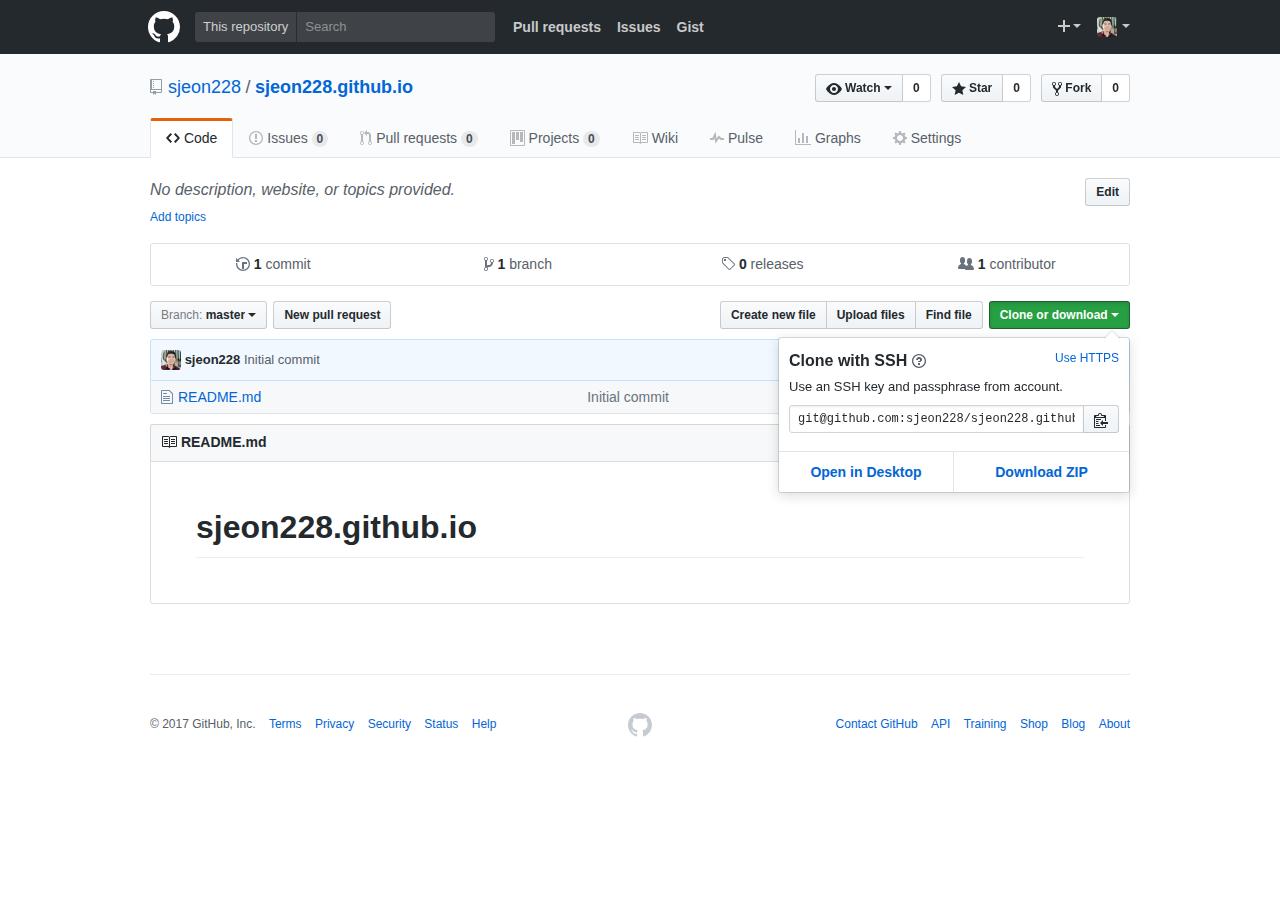
<file: assets/images/sjeon228_sjeon228.github.io.html>
<!DOCTYPE html>
<!-- saved from url=(0046)https://github.com/sjeon228/sjeon228.github.io -->
<html lang="en"><head><meta http-equiv="Content-Type" content="text/html; charset=UTF-8">
    



  <link crossorigin="anonymous" href="./sjeon228_sjeon228.github.io_files/frameworks-612da304eac9a72f5d085232387f7f5cd82df6c73120fd97fcf0bdefacbd9b16.css" integrity="sha256-YS2jBOrJpy9dCFIyOH9/XNgt9scxIP2X/PC976y9mxY=" media="all" rel="stylesheet">
  <link crossorigin="anonymous" href="./sjeon228_sjeon228.github.io_files/github-7493d1d3532076457be914d6b95f006f8e87bc27748d71c41deeeb4cef2fcdda.css" integrity="sha256-dJPR01MgdkV76RTWuV8Ab46HvCd0jXHEHe7rTO8vzdo=" media="all" rel="stylesheet">
  
  
  
  

  <meta name="viewport" content="width=device-width">
  
  <title>sjeon228/sjeon228.github.io</title>
  <link rel="search" type="application/opensearchdescription+xml" href="https://github.com/opensearch.xml" title="GitHub">
  <link rel="fluid-icon" href="https://github.com/fluidicon.png" title="GitHub">
  <meta property="fb:app_id" content="1401488693436528">

    
    <meta content="https://avatars3.githubusercontent.com/u/21370577?v=3&amp;s=400" property="og:image"><meta content="GitHub" property="og:site_name"><meta content="object" property="og:type"><meta content="sjeon228/sjeon228.github.io" property="og:title"><meta content="https://github.com/sjeon228/sjeon228.github.io" property="og:url"><meta content="Contribute to sjeon228.github.io development by creating an account on GitHub." property="og:description">

  <link rel="assets" href="https://assets-cdn.github.com/">
  <link rel="web-socket" href="wss://live.github.com/_sockets/VjI6MTU5MDEwODQ4OjdhMzVlNWM2MjJlMzM5ZDljN2NhZDdmMmQ1MWQ3NjliYmY1ZTQ1ZmFkNmYxZGQxZGRlMDdmZWQ0M2ZhMDgyOTk=--5a86c9f1a8aae28a166982f4117d91b3bcab357a">
  <meta name="pjax-timeout" content="1000">
  <link rel="sudo-modal" href="https://github.com/sessions/sudo_modal">
  <meta name="request-id" content="F91B:2942C:1A1CA0:29FE6D:58ED8042" data-pjax-transient="">
  

  <meta name="selected-link" value="repo_source" data-pjax-transient="">

  <meta name="google-site-verification" content="KT5gs8h0wvaagLKAVWq8bbeNwnZZK1r1XQysX3xurLU">
<meta name="google-site-verification" content="ZzhVyEFwb7w3e0-uOTltm8Jsck2F5StVihD0exw2fsA">
    <meta name="google-analytics" content="UA-3769691-2">

<meta content="collector.githubapp.com" name="octolytics-host"><meta content="github" name="octolytics-app-id"><meta content="https://collector.githubapp.com/github-external/browser_event" name="octolytics-event-url"><meta content="F91B:2942C:1A1CA0:29FE6D:58ED8042" name="octolytics-dimension-request_id"><meta content="21370577" name="octolytics-actor-id"><meta content="sjeon228" name="octolytics-actor-login"><meta content="5206af86975215bea9e6ec9638507d7bcb13925ffec76cd9848e2c9f6dac837a" name="octolytics-actor-hash">
<meta content="/&lt;user-name&gt;/&lt;repo-name&gt;" data-pjax-transient="true" name="analytics-location">

<meta content="Repository, create, target:User; billing:false; repo:public" data-pjax-transient="true" name="analytics-event">


  <meta class="js-ga-set" name="dimension1" content="Logged In">


  

      <meta name="hostname" content="github.com">
  <meta name="user-login" content="sjeon228">

      <meta name="expected-hostname" content="github.com">
    <meta name="js-proxy-site-detection-payload" content="[base64]">


  <meta name="html-safe-nonce" content="c3b18b4f6f7f7deab73e2f7fabf91c5920b6ca06">

  <meta http-equiv="x-pjax-version" content="56a6c1c21db7a404657d51a4b5a3f35f">
  

    
  <meta name="description" content="Contribute to sjeon228.github.io development by creating an account on GitHub.">
  <meta name="go-import" content="github.com/sjeon228/sjeon228.github.io git https://github.com/sjeon228/sjeon228.github.io.git">

  <meta content="21370577" name="octolytics-dimension-user_id"><meta content="sjeon228" name="octolytics-dimension-user_login"><meta content="87994815" name="octolytics-dimension-repository_id"><meta content="sjeon228/sjeon228.github.io" name="octolytics-dimension-repository_nwo"><meta content="true" name="octolytics-dimension-repository_public"><meta content="false" name="octolytics-dimension-repository_is_fork"><meta content="87994815" name="octolytics-dimension-repository_network_root_id"><meta content="sjeon228/sjeon228.github.io" name="octolytics-dimension-repository_network_root_nwo">
        <link href="https://github.com/sjeon228/sjeon228.github.io/commits/master.atom" rel="alternate" title="Recent Commits to sjeon228.github.io:master" type="application/atom+xml">


    <link rel="canonical" href="https://github.com/sjeon228/sjeon228.github.io" data-pjax-transient="">


  <meta name="browser-stats-url" content="https://api.github.com/_private/browser/stats">

  <meta name="browser-errors-url" content="https://api.github.com/_private/browser/errors">

  <link rel="mask-icon" href="https://assets-cdn.github.com/pinned-octocat.svg" color="#000000">
  <link rel="icon" type="image/x-icon" href="https://assets-cdn.github.com/favicon.ico">

<meta name="theme-color" content="#1e2327">


  <meta name="u2f-support" content="true">

  </head>

  <body class="logged-in env-production emoji-size-boost menu-active">
    


  <div class="position-relative js-header-wrapper ">
    <a href="https://github.com/sjeon228/sjeon228.github.io#start-of-content" tabindex="1" class="accessibility-aid js-skip-to-content">Skip to content</a>
    <div id="js-pjax-loader-bar" class="pjax-loader-bar"><div class="progress"></div></div>

    
    
    



        
<div class="header" role="banner">
  <div class="container clearfix">
    <a class="header-logo-invertocat" href="https://github.com/" data-hotkey="g d" aria-label="Homepage" data-ga-click="Header, go to dashboard, icon:logo">
  <svg aria-hidden="true" class="octicon octicon-mark-github" height="32" version="1.1" viewBox="0 0 16 16" width="32"><path fill-rule="evenodd" d="M8 0C3.58 0 0 3.58 0 8c0 3.54 2.29 6.53 5.47 7.59.4.07.55-.17.55-.38 0-.19-.01-.82-.01-1.49-2.01.37-2.53-.49-2.69-.94-.09-.23-.48-.94-.82-1.13-.28-.15-.68-.52-.01-.53.63-.01 1.08.58 1.23.82.72 1.21 1.87.87 2.33.66.07-.52.28-.87.51-1.07-1.78-.2-3.64-.89-3.64-3.95 0-.87.31-1.59.82-2.15-.08-.2-.36-1.02.08-2.12 0 0 .67-.21 2.2.82.64-.18 1.32-.27 2-.27.68 0 1.36.09 2 .27 1.53-1.04 2.2-.82 2.2-.82.44 1.1.16 1.92.08 2.12.51.56.82 1.27.82 2.15 0 3.07-1.87 3.75-3.65 3.95.29.25.54.73.54 1.48 0 1.07-.01 1.93-.01 2.2 0 .21.15.46.55.38A8.013 8.013 0 0 0 16 8c0-4.42-3.58-8-8-8z"></path></svg>
</a>


        <div class="header-search scoped-search site-scoped-search js-site-search" role="search">
  <!-- '"` --><!-- </textarea></xmp> --><form accept-charset="UTF-8" action="https://github.com/sjeon228/sjeon228.github.io/search" class="js-site-search-form" data-scoped-search-url="/sjeon228/sjeon228.github.io/search" data-unscoped-search-url="/search" method="get"><div style="margin:0;padding:0;display:inline"><input name="utf8" type="hidden" value="✓"></div>
    <label class="form-control header-search-wrapper js-chromeless-input-container">
        <a href="https://github.com/sjeon228/sjeon228.github.io" class="header-search-scope no-underline">This repository</a>
      <input type="text" class="form-control header-search-input js-site-search-focus js-site-search-field is-clearable" data-hotkey="s" name="q" value="" placeholder="Search" aria-label="Search this repository" data-unscoped-placeholder="Search GitHub" data-scoped-placeholder="Search" autocapitalize="off">
        <input type="hidden" class="js-site-search-type-field" name="type">
    </label>
</form></div>


      <ul class="header-nav float-left" role="navigation">
        <li class="header-nav-item">
          <a href="https://github.com/pulls" aria-label="Pull requests you created" class="js-selected-navigation-item header-nav-link" data-ga-click="Header, click, Nav menu - item:pulls context:user" data-hotkey="g p" data-selected-links="/pulls /pulls/assigned /pulls/mentioned /pulls">
            Pull requests
</a>        </li>
        <li class="header-nav-item">
          <a href="https://github.com/issues" aria-label="Issues you created" class="js-selected-navigation-item header-nav-link" data-ga-click="Header, click, Nav menu - item:issues context:user" data-hotkey="g i" data-selected-links="/issues /issues/assigned /issues/mentioned /issues">
            Issues
</a>        </li>
          <li class="header-nav-item">
            <a class="header-nav-link" href="https://gist.github.com/" data-ga-click="Header, go to gist, text:gist">Gist</a>
          </li>
      </ul>

    
<ul class="header-nav user-nav float-right" id="user-links">
  <li class="header-nav-item">
    

  </li>

  <li class="header-nav-item dropdown js-menu-container">
    <a class="header-nav-link tooltipped tooltipped-s js-menu-target" href="https://github.com/new" aria-label="Create new…" data-ga-click="Header, create new, icon:add">
      <svg aria-hidden="true" class="octicon octicon-plus float-left" height="16" version="1.1" viewBox="0 0 12 16" width="12"><path fill-rule="evenodd" d="M12 9H7v5H5V9H0V7h5V2h2v5h5z"></path></svg>
      <span class="dropdown-caret"></span>
    </a>

    <div class="dropdown-menu-content js-menu-content">
      <ul class="dropdown-menu dropdown-menu-sw">
        
<a class="dropdown-item" href="https://github.com/new" data-ga-click="Header, create new repository">
  New repository
</a>

  <a class="dropdown-item" href="https://github.com/new/import" data-ga-click="Header, import a repository">
    Import repository
  </a>

<a class="dropdown-item" href="https://gist.github.com/" data-ga-click="Header, create new gist">
  New gist
</a>

  <a class="dropdown-item" href="https://github.com/organizations/new" data-ga-click="Header, create new organization">
    New organization
  </a>



  <div class="dropdown-divider"></div>
  <div class="dropdown-header">
    <span title="sjeon228/sjeon228.github.io">This repository</span>
  </div>
    <a class="dropdown-item" href="https://github.com/sjeon228/sjeon228.github.io/issues/new" data-ga-click="Header, create new issue">
      New issue
    </a>

      </ul>
    </div>
  </li>

  <li class="header-nav-item dropdown js-menu-container">
    <a class="header-nav-link name tooltipped tooltipped-sw js-menu-target" href="https://github.com/sjeon228" aria-label="View profile and more" data-ga-click="Header, show menu, icon:avatar">
      <img alt="@sjeon228" class="avatar" src="./sjeon228_sjeon228.github.io_files/21370577" height="20" width="20">
      <span class="dropdown-caret"></span>
    </a>

    <div class="dropdown-menu-content js-menu-content">
      <div class="dropdown-menu dropdown-menu-sw">
        <div class="dropdown-header header-nav-current-user css-truncate">
          Signed in as <strong class="css-truncate-target">sjeon228</strong>
        </div>

        <div class="dropdown-divider"></div>

        <a class="dropdown-item" href="https://github.com/sjeon228" data-ga-click="Header, go to profile, text:your profile">
          Your profile
        </a>
        <a class="dropdown-item" href="https://github.com/sjeon228?tab=stars" data-ga-click="Header, go to starred repos, text:your stars">
          Your stars
        </a>
        <a class="dropdown-item" href="https://github.com/explore" data-ga-click="Header, go to explore, text:explore">
          Explore
        </a>
          <a class="dropdown-item" href="https://github.com/integrations" data-ga-click="Header, go to integrations, text:integrations">
            Integrations
          </a>
        <a class="dropdown-item" href="https://help.github.com/" data-ga-click="Header, go to help, text:help">
          Help
        </a>

        <div class="dropdown-divider"></div>

        <a class="dropdown-item" href="https://github.com/settings/profile" data-ga-click="Header, go to settings, icon:settings">
          Settings
        </a>

        <!-- '"` --><!-- </textarea></xmp> --><form accept-charset="UTF-8" action="https://github.com/logout" class="logout-form" method="post"><div style="margin:0;padding:0;display:inline"><input name="utf8" type="hidden" value="✓"><input name="authenticity_token" type="hidden" value="akuw+nEegSoZ+ctx/jEZvGngni2NQfBRFQ3gm7nX1PyUnoD1d8c2wo8mHd2Qtr3vtU9KHEjoL4dXuUq2KX+RFA=="></div>
          <button type="submit" class="dropdown-item dropdown-signout" data-ga-click="Header, sign out, icon:logout">
            Sign out
          </button>
</form>      </div>
    </div>
  </li>
</ul>


    <!-- '"` --><!-- </textarea></xmp> --><form accept-charset="UTF-8" action="https://github.com/logout" class="sr-only right-0" method="post"><div style="margin:0;padding:0;display:inline"><input name="utf8" type="hidden" value="✓"><input name="authenticity_token" type="hidden" value="TMBD1t342x/YpwWdNEmMIJ7TLutCsaZ5WXba94ksCumyFXPZ2yFs90540zFazihzQnz62ocYea8bwnDaGYRPAQ=="></div>
      <button type="submit" class="dropdown-item dropdown-signout" data-ga-click="Header, sign out, icon:logout">
        Sign out
      </button>
</form>  </div>
</div>


      

  </div>

  <div id="start-of-content" class="accessibility-aid"></div>

    <div id="js-flash-container">
</div>



  <div role="main">
        <div itemscope="" itemtype="http://schema.org/SoftwareSourceCode">
    <div id="js-repo-pjax-container" data-pjax-container="">
        


  <div class="pagehead repohead instapaper_ignore readability-menu experiment-repo-nav">
    <div class="container repohead-details-container">


      <ul class="pagehead-actions">
  <li>
        <!-- '"` --><!-- </textarea></xmp> --><form accept-charset="UTF-8" action="https://github.com/notifications/subscribe" class="js-social-container" data-autosubmit="true" data-remote="true" method="post"><div style="margin:0;padding:0;display:inline"><input name="utf8" type="hidden" value="✓"><input name="authenticity_token" type="hidden" value="RYsiI4QQ5lv7EQWGyG/dvDsXaJ5ZfT014Q/j+WM5qvZbA7tHqUEKUYQytEmGw6fPfO6K85XXPxGdv4s6w/1tzg=="></div>      <input class="form-control" id="repository_id" name="repository_id" type="hidden" value="87994815">

        <div class="select-menu js-menu-container js-select-menu">
          <a href="https://github.com/sjeon228/sjeon228.github.io/subscription" class="btn btn-sm btn-with-count select-menu-button js-menu-target" role="button" tabindex="0" aria-haspopup="true" data-ga-click="Repository, click Watch settings, action:files#disambiguate">
            <span class="js-select-button">
              <svg aria-hidden="true" class="octicon octicon-eye" height="16" version="1.1" viewBox="0 0 16 16" width="16"><path fill-rule="evenodd" d="M8.06 2C3 2 0 8 0 8s3 6 8.06 6C13 14 16 8 16 8s-3-6-7.94-6zM8 12c-2.2 0-4-1.78-4-4 0-2.2 1.8-4 4-4 2.22 0 4 1.8 4 4 0 2.22-1.78 4-4 4zm2-4c0 1.11-.89 2-2 2-1.11 0-2-.89-2-2 0-1.11.89-2 2-2 1.11 0 2 .89 2 2z"></path></svg>
              Watch
            </span>
          </a>
          <a class="social-count js-social-count" href="https://github.com/sjeon228/sjeon228.github.io/watchers" aria-label="0 users are watching this repository">
            0
          </a>

        <div class="select-menu-modal-holder">
          <div class="select-menu-modal subscription-menu-modal js-menu-content">
            <div class="select-menu-header js-navigation-enable" tabindex="-1">
              <svg aria-label="Close" class="octicon octicon-x js-menu-close" height="16" role="img" version="1.1" viewBox="0 0 12 16" width="12"><path fill-rule="evenodd" d="M7.48 8l3.75 3.75-1.48 1.48L6 9.48l-3.75 3.75-1.48-1.48L4.52 8 .77 4.25l1.48-1.48L6 6.52l3.75-3.75 1.48 1.48z"></path></svg>
              <span class="select-menu-title">Notifications</span>
            </div>

              <div class="select-menu-list js-navigation-container" role="menu">

                <div class="select-menu-item js-navigation-item selected" role="menuitem" tabindex="0">
                  <svg aria-hidden="true" class="octicon octicon-check select-menu-item-icon" height="16" version="1.1" viewBox="0 0 12 16" width="12"><path fill-rule="evenodd" d="M12 5l-8 8-4-4 1.5-1.5L4 10l6.5-6.5z"></path></svg>
                  <div class="select-menu-item-text">
                    <input checked="checked" id="do_included" name="do" type="radio" value="included">
                    <span class="select-menu-item-heading">Not watching</span>
                    <span class="description">Be notified when participating or @mentioned.</span>
                    <span class="js-select-button-text hidden-select-button-text">
                      <svg aria-hidden="true" class="octicon octicon-eye" height="16" version="1.1" viewBox="0 0 16 16" width="16"><path fill-rule="evenodd" d="M8.06 2C3 2 0 8 0 8s3 6 8.06 6C13 14 16 8 16 8s-3-6-7.94-6zM8 12c-2.2 0-4-1.78-4-4 0-2.2 1.8-4 4-4 2.22 0 4 1.8 4 4 0 2.22-1.78 4-4 4zm2-4c0 1.11-.89 2-2 2-1.11 0-2-.89-2-2 0-1.11.89-2 2-2 1.11 0 2 .89 2 2z"></path></svg>
                      Watch
                    </span>
                  </div>
                </div>

                <div class="select-menu-item js-navigation-item " role="menuitem" tabindex="0">
                  <svg aria-hidden="true" class="octicon octicon-check select-menu-item-icon" height="16" version="1.1" viewBox="0 0 12 16" width="12"><path fill-rule="evenodd" d="M12 5l-8 8-4-4 1.5-1.5L4 10l6.5-6.5z"></path></svg>
                  <div class="select-menu-item-text">
                    <input id="do_subscribed" name="do" type="radio" value="subscribed">
                    <span class="select-menu-item-heading">Watching</span>
                    <span class="description">Be notified of all conversations.</span>
                    <span class="js-select-button-text hidden-select-button-text">
                      <svg aria-hidden="true" class="octicon octicon-eye" height="16" version="1.1" viewBox="0 0 16 16" width="16"><path fill-rule="evenodd" d="M8.06 2C3 2 0 8 0 8s3 6 8.06 6C13 14 16 8 16 8s-3-6-7.94-6zM8 12c-2.2 0-4-1.78-4-4 0-2.2 1.8-4 4-4 2.22 0 4 1.8 4 4 0 2.22-1.78 4-4 4zm2-4c0 1.11-.89 2-2 2-1.11 0-2-.89-2-2 0-1.11.89-2 2-2 1.11 0 2 .89 2 2z"></path></svg>
                      Unwatch
                    </span>
                  </div>
                </div>

                <div class="select-menu-item js-navigation-item " role="menuitem" tabindex="0">
                  <svg aria-hidden="true" class="octicon octicon-check select-menu-item-icon" height="16" version="1.1" viewBox="0 0 12 16" width="12"><path fill-rule="evenodd" d="M12 5l-8 8-4-4 1.5-1.5L4 10l6.5-6.5z"></path></svg>
                  <div class="select-menu-item-text">
                    <input id="do_ignore" name="do" type="radio" value="ignore">
                    <span class="select-menu-item-heading">Ignoring</span>
                    <span class="description">Never be notified.</span>
                    <span class="js-select-button-text hidden-select-button-text">
                      <svg aria-hidden="true" class="octicon octicon-mute" height="16" version="1.1" viewBox="0 0 16 16" width="16"><path fill-rule="evenodd" d="M8 2.81v10.38c0 .67-.81 1-1.28.53L3 10H1c-.55 0-1-.45-1-1V7c0-.55.45-1 1-1h2l3.72-3.72C7.19 1.81 8 2.14 8 2.81zm7.53 3.22l-1.06-1.06-1.97 1.97-1.97-1.97-1.06 1.06L11.44 8 9.47 9.97l1.06 1.06 1.97-1.97 1.97 1.97 1.06-1.06L13.56 8l1.97-1.97z"></path></svg>
                      Stop ignoring
                    </span>
                  </div>
                </div>

              </div>

            </div>
          </div>
        </div>
</form>
  </li>

  <li>
      <div class="js-toggler-container js-social-container starring-container ">
    <!-- '"` --><!-- </textarea></xmp> --><form accept-charset="UTF-8" action="https://github.com/sjeon228/sjeon228.github.io/unstar" class="starred" data-remote="true" method="post"><div style="margin:0;padding:0;display:inline"><input name="utf8" type="hidden" value="✓"><input name="authenticity_token" type="hidden" value="hBVoEMa4vUpyEuHaaUOvoKZLXBF3ZGnkTOWYcI2Eeq0MNwbmAaMzyt0X2HAzpf+iKOpxpFIyVpQPxfNx/uTU/g=="></div>
      <button type="submit" class="btn btn-sm btn-with-count js-toggler-target" aria-label="Unstar this repository" title="Unstar sjeon228/sjeon228.github.io" data-ga-click="Repository, click unstar button, action:files#disambiguate; text:Unstar">
        <svg aria-hidden="true" class="octicon octicon-star" height="16" version="1.1" viewBox="0 0 14 16" width="14"><path fill-rule="evenodd" d="M14 6l-4.9-.64L7 1 4.9 5.36 0 6l3.6 3.26L2.67 14 7 11.67 11.33 14l-.93-4.74z"></path></svg>
        Unstar
      </button>
        <a class="social-count js-social-count" href="https://github.com/sjeon228/sjeon228.github.io/stargazers" aria-label="0 users starred this repository">
          0
        </a>
</form>
    <!-- '"` --><!-- </textarea></xmp> --><form accept-charset="UTF-8" action="https://github.com/sjeon228/sjeon228.github.io/star" class="unstarred" data-remote="true" method="post"><div style="margin:0;padding:0;display:inline"><input name="utf8" type="hidden" value="✓"><input name="authenticity_token" type="hidden" value="mwyVheK7I66GcIeCBUAb4LRbrGEHTdrDbChZD+MjM+Nhbbyb+yG2oozyiNKmUW2kDFWDwr+eMIyVo5G+IeuIXg=="></div>
      <button type="submit" class="btn btn-sm btn-with-count js-toggler-target" aria-label="Star this repository" title="Star sjeon228/sjeon228.github.io" data-ga-click="Repository, click star button, action:files#disambiguate; text:Star">
        <svg aria-hidden="true" class="octicon octicon-star" height="16" version="1.1" viewBox="0 0 14 16" width="14"><path fill-rule="evenodd" d="M14 6l-4.9-.64L7 1 4.9 5.36 0 6l3.6 3.26L2.67 14 7 11.67 11.33 14l-.93-4.74z"></path></svg>
        Star
      </button>
        <a class="social-count js-social-count" href="https://github.com/sjeon228/sjeon228.github.io/stargazers" aria-label="0 users starred this repository">
          0
        </a>
</form>  </div>

  </li>

  <li>
          <a href="https://github.com/sjeon228/sjeon228.github.io#fork-destination-box" class="btn btn-sm btn-with-count" title="Fork your own copy of sjeon228/sjeon228.github.io to your account" aria-label="Fork your own copy of sjeon228/sjeon228.github.io to your account" rel="facebox" data-ga-click="Repository, show fork modal, action:files#disambiguate; text:Fork">
              <svg aria-hidden="true" class="octicon octicon-repo-forked" height="16" version="1.1" viewBox="0 0 10 16" width="10"><path fill-rule="evenodd" d="M8 1a1.993 1.993 0 0 0-1 3.72V6L5 8 3 6V4.72A1.993 1.993 0 0 0 2 1a1.993 1.993 0 0 0-1 3.72V6.5l3 3v1.78A1.993 1.993 0 0 0 5 15a1.993 1.993 0 0 0 1-3.72V9.5l3-3V4.72A1.993 1.993 0 0 0 8 1zM2 4.2C1.34 4.2.8 3.65.8 3c0-.65.55-1.2 1.2-1.2.65 0 1.2.55 1.2 1.2 0 .65-.55 1.2-1.2 1.2zm3 10c-.66 0-1.2-.55-1.2-1.2 0-.65.55-1.2 1.2-1.2.65 0 1.2.55 1.2 1.2 0 .65-.55 1.2-1.2 1.2zm3-10c-.66 0-1.2-.55-1.2-1.2 0-.65.55-1.2 1.2-1.2.65 0 1.2.55 1.2 1.2 0 .65-.55 1.2-1.2 1.2z"></path></svg>
            Fork
          </a>

          <div id="fork-destination-box" style="display: none;">
            <h2 class="facebox-header" data-facebox-id="facebox-header">Where should we fork this repository?</h2>
            <include-fragment src="" class="js-fork-select-fragment fork-select-fragment" data-url="/sjeon228/sjeon228.github.io/fork?fragment=1">
              <img alt="Loading" height="64" src="./sjeon228_sjeon228.github.io_files/octocat-spinner-128.gif" width="64">
            </include-fragment>
          </div>

    <a href="https://github.com/sjeon228/sjeon228.github.io/network" class="social-count" aria-label="0 users forked this repository">
      0
    </a>
  </li>
</ul>

      <h1 class="public ">
  <svg aria-hidden="true" class="octicon octicon-repo" height="16" version="1.1" viewBox="0 0 12 16" width="12"><path fill-rule="evenodd" d="M4 9H3V8h1v1zm0-3H3v1h1V6zm0-2H3v1h1V4zm0-2H3v1h1V2zm8-1v12c0 .55-.45 1-1 1H6v2l-1.5-1.5L3 16v-2H1c-.55 0-1-.45-1-1V1c0-.55.45-1 1-1h10c.55 0 1 .45 1 1zm-1 10H1v2h2v-1h3v1h5v-2zm0-10H2v9h9V1z"></path></svg>
  <span class="author" itemprop="author"><a href="https://github.com/sjeon228" class="url fn" rel="author">sjeon228</a></span><!--
--><span class="path-divider">/</span><!--
--><strong itemprop="name"><a href="https://github.com/sjeon228/sjeon228.github.io" data-pjax="#js-repo-pjax-container">sjeon228.github.io</a></strong>

</h1>

    </div>
    <div class="container">
      
<nav class="reponav js-repo-nav js-sidenav-container-pjax" itemscope="" itemtype="http://schema.org/BreadcrumbList" role="navigation" data-pjax="#js-repo-pjax-container">

  <span itemscope="" itemtype="http://schema.org/ListItem" itemprop="itemListElement">
    <a href="https://github.com/sjeon228/sjeon228.github.io" class="js-selected-navigation-item selected reponav-item" data-hotkey="g c" data-selected-links="repo_source repo_downloads repo_commits repo_releases repo_tags repo_branches /sjeon228/sjeon228.github.io" itemprop="url">
      <svg aria-hidden="true" class="octicon octicon-code" height="16" version="1.1" viewBox="0 0 14 16" width="14"><path fill-rule="evenodd" d="M9.5 3L8 4.5 11.5 8 8 11.5 9.5 13 14 8 9.5 3zm-5 0L0 8l4.5 5L6 11.5 2.5 8 6 4.5 4.5 3z"></path></svg>
      <span itemprop="name">Code</span>
      <meta itemprop="position" content="1">
</a>  </span>

    <span itemscope="" itemtype="http://schema.org/ListItem" itemprop="itemListElement">
      <a href="https://github.com/sjeon228/sjeon228.github.io/issues" class="js-selected-navigation-item reponav-item" data-hotkey="g i" data-selected-links="repo_issues repo_labels repo_milestones /sjeon228/sjeon228.github.io/issues" itemprop="url">
        <svg aria-hidden="true" class="octicon octicon-issue-opened" height="16" version="1.1" viewBox="0 0 14 16" width="14"><path fill-rule="evenodd" d="M7 2.3c3.14 0 5.7 2.56 5.7 5.7s-2.56 5.7-5.7 5.7A5.71 5.71 0 0 1 1.3 8c0-3.14 2.56-5.7 5.7-5.7zM7 1C3.14 1 0 4.14 0 8s3.14 7 7 7 7-3.14 7-7-3.14-7-7-7zm1 3H6v5h2V4zm0 6H6v2h2v-2z"></path></svg>
        <span itemprop="name">Issues</span>
        <span class="counter">0</span>
        <meta itemprop="position" content="2">
</a>    </span>

  <span itemscope="" itemtype="http://schema.org/ListItem" itemprop="itemListElement">
    <a href="https://github.com/sjeon228/sjeon228.github.io/pulls" class="js-selected-navigation-item reponav-item" data-hotkey="g p" data-selected-links="repo_pulls /sjeon228/sjeon228.github.io/pulls" itemprop="url">
      <svg aria-hidden="true" class="octicon octicon-git-pull-request" height="16" version="1.1" viewBox="0 0 12 16" width="12"><path fill-rule="evenodd" d="M11 11.28V5c-.03-.78-.34-1.47-.94-2.06C9.46 2.35 8.78 2.03 8 2H7V0L4 3l3 3V4h1c.27.02.48.11.69.31.21.2.3.42.31.69v6.28A1.993 1.993 0 0 0 10 15a1.993 1.993 0 0 0 1-3.72zm-1 2.92c-.66 0-1.2-.55-1.2-1.2 0-.65.55-1.2 1.2-1.2.65 0 1.2.55 1.2 1.2 0 .65-.55 1.2-1.2 1.2zM4 3c0-1.11-.89-2-2-2a1.993 1.993 0 0 0-1 3.72v6.56A1.993 1.993 0 0 0 2 15a1.993 1.993 0 0 0 1-3.72V4.72c.59-.34 1-.98 1-1.72zm-.8 10c0 .66-.55 1.2-1.2 1.2-.65 0-1.2-.55-1.2-1.2 0-.65.55-1.2 1.2-1.2.65 0 1.2.55 1.2 1.2zM2 4.2C1.34 4.2.8 3.65.8 3c0-.65.55-1.2 1.2-1.2.65 0 1.2.55 1.2 1.2 0 .65-.55 1.2-1.2 1.2z"></path></svg>
      <span itemprop="name">Pull requests</span>
      <span class="counter">0</span>
      <meta itemprop="position" content="3">
</a>  </span>

    <a href="https://github.com/sjeon228/sjeon228.github.io/projects" class="js-selected-navigation-item reponav-item" data-selected-links="repo_projects new_repo_project repo_project /sjeon228/sjeon228.github.io/projects">
      <svg aria-hidden="true" class="octicon octicon-project" height="16" version="1.1" viewBox="0 0 15 16" width="15"><path fill-rule="evenodd" d="M10 12h3V2h-3v10zm-4-2h3V2H6v8zm-4 4h3V2H2v12zm-1 1h13V1H1v14zM14 0H1a1 1 0 0 0-1 1v14a1 1 0 0 0 1 1h13a1 1 0 0 0 1-1V1a1 1 0 0 0-1-1z"></path></svg>
      Projects
      <span class="counter">0</span>
</a>
    <a href="https://github.com/sjeon228/sjeon228.github.io/wiki" class="js-selected-navigation-item reponav-item" data-hotkey="g w" data-selected-links="repo_wiki /sjeon228/sjeon228.github.io/wiki">
      <svg aria-hidden="true" class="octicon octicon-book" height="16" version="1.1" viewBox="0 0 16 16" width="16"><path fill-rule="evenodd" d="M3 5h4v1H3V5zm0 3h4V7H3v1zm0 2h4V9H3v1zm11-5h-4v1h4V5zm0 2h-4v1h4V7zm0 2h-4v1h4V9zm2-6v9c0 .55-.45 1-1 1H9.5l-1 1-1-1H2c-.55 0-1-.45-1-1V3c0-.55.45-1 1-1h5.5l1 1 1-1H15c.55 0 1 .45 1 1zm-8 .5L7.5 3H2v9h6V3.5zm7-.5H9.5l-.5.5V12h6V3z"></path></svg>
      Wiki
</a>

  <a href="https://github.com/sjeon228/sjeon228.github.io/pulse" class="js-selected-navigation-item reponav-item" data-selected-links="pulse /sjeon228/sjeon228.github.io/pulse">
    <svg aria-hidden="true" class="octicon octicon-pulse" height="16" version="1.1" viewBox="0 0 14 16" width="14"><path fill-rule="evenodd" d="M11.5 8L8.8 5.4 6.6 8.5 5.5 1.6 2.38 8H0v2h3.6l.9-1.8.9 5.4L9 8.5l1.6 1.5H14V8z"></path></svg>
    Pulse
</a>
  <a href="https://github.com/sjeon228/sjeon228.github.io/graphs" class="js-selected-navigation-item reponav-item" data-selected-links="repo_graphs repo_contributors /sjeon228/sjeon228.github.io/graphs">
    <svg aria-hidden="true" class="octicon octicon-graph" height="16" version="1.1" viewBox="0 0 16 16" width="16"><path fill-rule="evenodd" d="M16 14v1H0V0h1v14h15zM5 13H3V8h2v5zm4 0H7V3h2v10zm4 0h-2V6h2v7z"></path></svg>
    Graphs
</a>
    <a href="https://github.com/sjeon228/sjeon228.github.io/settings" class="js-selected-navigation-item reponav-item" data-selected-links="repo_settings repo_branch_settings hooks integration_installations /sjeon228/sjeon228.github.io/settings">
      <svg aria-hidden="true" class="octicon octicon-gear" height="16" version="1.1" viewBox="0 0 14 16" width="14"><path fill-rule="evenodd" d="M14 8.77v-1.6l-1.94-.64-.45-1.09.88-1.84-1.13-1.13-1.81.91-1.09-.45-.69-1.92h-1.6l-.63 1.94-1.11.45-1.84-.88-1.13 1.13.91 1.81-.45 1.09L0 7.23v1.59l1.94.64.45 1.09-.88 1.84 1.13 1.13 1.81-.91 1.09.45.69 1.92h1.59l.63-1.94 1.11-.45 1.84.88 1.13-1.13-.92-1.81.47-1.09L14 8.75v.02zM7 11c-1.66 0-3-1.34-3-3s1.34-3 3-3 3 1.34 3 3-1.34 3-3 3z"></path></svg>
      Settings
</a>
</nav>

    </div>
  </div>

<div class="container new-discussion-timeline experiment-repo-nav">
  <div class="repository-content">

    
          
<div class="js-repo-meta-container">
  <div class="repository-meta mb-0  js-repo-meta-edit js-details-container">
    <div class="repository-meta-content col-11 mb-1">
          <em class="d-block text-gray">
            No description, website, or topics provided.
          </em>
    </div>

      <span class="edit-link">
        <button type="button" class="btn btn-sm float-right js-details-target js-edit-repo-meta-button js-edit-repo-meta-toggle">Edit</button>
      </span>
      <!-- '"` --><!-- </textarea></xmp> --><form accept-charset="UTF-8" action="https://github.com/sjeon228/sjeon228.github.io/settings/update_meta" class="edit-repository-meta js-edit-repository-meta" method="post"><div style="margin:0;padding:0;display:inline"><input name="utf8" type="hidden" value="✓"><input name="_method" type="hidden" value="put"><input name="authenticity_token" type="hidden" value="b+28l7/aLdDDsGHC+xK1yk/3Mh4NBdtmWLpJ5x+3GcjVcMp7Qhniwe1hO2F6LDltbCUE5h3O6p9C5k5DrinJFw=="></div>
        <div class="field">
          <label for="repo_description">Description</label>
          <input type="text" id="repo_description" class="form-control input-contrast repo-description-field" name="repo_description" value="" placeholder="Short description of this repository">
        </div>
        <div class="field">
          <label for="repo_homepage">Website</label>
          <input type="url" id="repo_homepage" class="form-control input-contrast repo-website-field" name="repo_homepage" value="" placeholder="Website for this repository (optional)">
        </div>
        <button class="btn" type="submit">Save</button>
        or <button type="button" class="btn-link js-details-target js-edit-repo-meta-toggle">Cancel</button>
</form>  </div>

    <div class="mb-3 repository-topics-container js-repository-topics-container js-details-container">
      <div id="topics-list-container" data-url="/sjeon228/sjeon228.github.io/settings/topics">
          <button type="button" class="btn-link f6 lh-condensed js-repo-topics-form-toggle js-details-target">
    Add topics
  </button>

      </div>

        <include-fragment src="" class="js-repo-topics-form-fragment d-none" data-url="/sjeon228/sjeon228.github.io/settings/edit_topics">
          <img alt="Loading" height="32" src="./sjeon228_sjeon228.github.io_files/octocat-spinner-32.gif" width="32">
        </include-fragment>
    </div>
</div>


<div class="overall-summary ">
  <div class="stats-switcher-viewport js-stats-switcher-viewport">
    <div class="stats-switcher-wrapper">
    <ul class="numbers-summary">
      <li class="commits">
        <a data-pjax="" href="https://github.com/sjeon228/sjeon228.github.io/commits/master">
            <svg aria-hidden="true" class="octicon octicon-history" height="16" version="1.1" viewBox="0 0 14 16" width="14"><path fill-rule="evenodd" d="M8 13H6V6h5v2H8v5zM7 1C4.81 1 2.87 2.02 1.59 3.59L0 2v4h4L2.5 4.5C3.55 3.17 5.17 2.3 7 2.3c3.14 0 5.7 2.56 5.7 5.7s-2.56 5.7-5.7 5.7A5.71 5.71 0 0 1 1.3 8c0-.34.03-.67.09-1H.08C.03 7.33 0 7.66 0 8c0 3.86 3.14 7 7 7s7-3.14 7-7-3.14-7-7-7z"></path></svg>
            <span class="num text-emphasized">
              1
            </span>
            commit
        </a>
      </li>
      <li>
        <a data-pjax="" href="https://github.com/sjeon228/sjeon228.github.io/branches">
          <svg aria-hidden="true" class="octicon octicon-git-branch" height="16" version="1.1" viewBox="0 0 10 16" width="10"><path fill-rule="evenodd" d="M10 5c0-1.11-.89-2-2-2a1.993 1.993 0 0 0-1 3.72v.3c-.02.52-.23.98-.63 1.38-.4.4-.86.61-1.38.63-.83.02-1.48.16-2 .45V4.72a1.993 1.993 0 0 0-1-3.72C.88 1 0 1.89 0 3a2 2 0 0 0 1 1.72v6.56c-.59.35-1 .99-1 1.72 0 1.11.89 2 2 2 1.11 0 2-.89 2-2 0-.53-.2-1-.53-1.36.09-.06.48-.41.59-.47.25-.11.56-.17.94-.17 1.05-.05 1.95-.45 2.75-1.25S8.95 7.77 9 6.73h-.02C9.59 6.37 10 5.73 10 5zM2 1.8c.66 0 1.2.55 1.2 1.2 0 .65-.55 1.2-1.2 1.2C1.35 4.2.8 3.65.8 3c0-.65.55-1.2 1.2-1.2zm0 12.41c-.66 0-1.2-.55-1.2-1.2 0-.65.55-1.2 1.2-1.2.65 0 1.2.55 1.2 1.2 0 .65-.55 1.2-1.2 1.2zm6-8c-.66 0-1.2-.55-1.2-1.2 0-.65.55-1.2 1.2-1.2.65 0 1.2.55 1.2 1.2 0 .65-.55 1.2-1.2 1.2z"></path></svg>
          <span class="num text-emphasized">
            1
          </span>
          branch
        </a>
      </li>

      <li>
        <a data-pjax="" href="https://github.com/sjeon228/sjeon228.github.io/releases">
          <svg aria-hidden="true" class="octicon octicon-tag" height="16" version="1.1" viewBox="0 0 14 16" width="14"><path fill-rule="evenodd" d="M7.73 1.73C7.26 1.26 6.62 1 5.96 1H3.5C2.13 1 1 2.13 1 3.5v2.47c0 .66.27 1.3.73 1.77l6.06 6.06c.39.39 1.02.39 1.41 0l4.59-4.59a.996.996 0 0 0 0-1.41L7.73 1.73zM2.38 7.09c-.31-.3-.47-.7-.47-1.13V3.5c0-.88.72-1.59 1.59-1.59h2.47c.42 0 .83.16 1.13.47l6.14 6.13-4.73 4.73-6.13-6.15zM3.01 3h2v2H3V3h.01z"></path></svg>
          <span class="num text-emphasized">
            0
          </span>
          releases
        </a>
      </li>

      <li>
          <a href="https://github.com/sjeon228/sjeon228.github.io/graphs/contributors">
  <svg aria-hidden="true" class="octicon octicon-organization" height="16" version="1.1" viewBox="0 0 16 16" width="16"><path fill-rule="evenodd" d="M16 12.999c0 .439-.45 1-1 1H7.995c-.539 0-.994-.447-.995-.999H1c-.54 0-1-.561-1-1 0-2.634 3-4 3-4s.229-.409 0-1c-.841-.621-1.058-.59-1-3 .058-2.419 1.367-3 2.5-3s2.442.58 2.5 3c.058 2.41-.159 2.379-1 3-.229.59 0 1 0 1s1.549.711 2.42 2.088C9.196 9.369 10 8.999 10 8.999s.229-.409 0-1c-.841-.62-1.058-.59-1-3 .058-2.419 1.367-3 2.5-3s2.437.581 2.495 3c.059 2.41-.158 2.38-1 3-.229.59 0 1 0 1s3.005 1.366 3.005 4"></path></svg>
    <span class="num text-emphasized">
      1
    </span>
    contributor
</a>
      </li>
    </ul>

    </div>
  </div>
</div>


    <div class="js-socket-channel js-updatable-content" data-channel="repo:87994815:post-receive:21370577" data-url="/sjeon228/sjeon228.github.io/show_partial?partial=tree%2Frecently_touched_branches_list">


  </div>


<div class="file-navigation in-mid-page">

    <div class="select-menu get-repo-select-menu js-menu-container float-right select-menu-modal-right active">
  <button class="btn btn-sm btn-primary select-menu-button js-menu-target selected" title="Clone or download this repository" type="button" aria-label="Clone or download this repository" tabindex="0" aria-haspopup="true" aria-expanded="true">
    <span>Clone or download</span>
  </button>

  <div class="select-menu-modal-holder dropdown-menu-content js-menu-content">
    <div class="get-repo-modal dropdown-menu dropdown-menu-sw pb-0 js-toggler-container on">
      <div class="clone-options https-clone-options">
          <!-- '"` --><!-- </textarea></xmp> --><form accept-charset="UTF-8" action="https://github.com/users/set_protocol?protocol_selector=ssh&amp;protocol_type=push" data-remote="true" method="post"><div style="margin:0;padding:0;display:inline"><input name="utf8" type="hidden" value="✓"><input name="authenticity_token" type="hidden" value="rdQu9Qhe2emEIMLC5ZJg95he/Ju7nv+0KKgLIvugKdpW9L+y64tAxbl4Z153JYPL0jLsR4jZqwovCchqYBgE+A=="></div><button class="btn-link btn-change-protocol js-toggler-target float-right" type="submit">Use SSH</button></form>

        <h4 class="mb-1">
          Clone with HTTPS
          <a class="muted-link" href="https://help.github.com/articles/which-remote-url-should-i-use" target="_blank">
            <svg aria-hidden="true" class="octicon octicon-question" height="16" version="1.1" viewBox="0 0 14 16" width="14"><path fill-rule="evenodd" d="M6 10h2v2H6v-2zm4-3.5C10 8.64 8 9 8 9H6c0-.55.45-1 1-1h.5c.28 0 .5-.22.5-.5v-1c0-.28-.22-.5-.5-.5h-1c-.28 0-.5.22-.5.5V7H4c0-1.5 1.5-3 3-3s3 1 3 2.5zM7 2.3c3.14 0 5.7 2.56 5.7 5.7s-2.56 5.7-5.7 5.7A5.71 5.71 0 0 1 1.3 8c0-3.14 2.56-5.7 5.7-5.7zM7 1C3.14 1 0 4.14 0 8s3.14 7 7 7 7-3.14 7-7-3.14-7-7-7z"></path></svg>
          </a>
        </h4>
        <p class="mb-2 get-repo-decription-text">
          Use Git or checkout with SVN using the web URL.
        </p>

        <div class="input-group js-zeroclipboard-container">
  <input type="text" class="form-control input-monospace input-sm js-zeroclipboard-target js-url-field" value="https://github.com/sjeon228/sjeon228.github.io.git" aria-label="Clone this repository at https://github.com/sjeon228/sjeon228.github.io.git" readonly="">
  <div class="input-group-button">
    <button aria-label="Copy to clipboard" class="js-zeroclipboard btn btn-sm zeroclipboard-button tooltipped tooltipped-s" data-copied-hint="Copied!" type="button"><svg aria-hidden="true" class="octicon octicon-clippy" height="16" version="1.1" viewBox="0 0 14 16" width="14"><path fill-rule="evenodd" d="M2 13h4v1H2v-1zm5-6H2v1h5V7zm2 3V8l-3 3 3 3v-2h5v-2H9zM4.5 9H2v1h2.5V9zM2 12h2.5v-1H2v1zm9 1h1v2c-.02.28-.11.52-.3.7-.19.18-.42.28-.7.3H1c-.55 0-1-.45-1-1V4c0-.55.45-1 1-1h3c0-1.11.89-2 2-2 1.11 0 2 .89 2 2h3c.55 0 1 .45 1 1v5h-1V6H1v9h10v-2zM2 5h8c0-.55-.45-1-1-1H8c-.55 0-1-.45-1-1s-.45-1-1-1-1 .45-1 1-.45 1-1 1H3c-.55 0-1 .45-1 1z"></path></svg></button>
  </div>
</div>

      </div>

        <div class="clone-options ssh-clone-options">
          <!-- '"` --><!-- </textarea></xmp> --><form accept-charset="UTF-8" action="https://github.com/users/set_protocol?protocol_selector=https&amp;protocol_type=push" data-remote="true" method="post"><div style="margin:0;padding:0;display:inline"><input name="utf8" type="hidden" value="✓"><input name="authenticity_token" type="hidden" value="3ZJWiO7gyLkZEeltO0qu+rASgEDWRbpCsbL25urereEmssfPDTVRlSRJTPGp/U3G+n6QnOUC7vy2EzWucWaAww=="></div><button class="btn-link btn-change-protocol js-toggler-target float-right" type="submit">Use HTTPS</button></form>

            <h4 class="mb-1">
              Clone with SSH
              <a class="muted-link" href="https://help.github.com/articles/which-remote-url-should-i-use" target="_blank">
                <svg aria-hidden="true" class="octicon octicon-question" height="16" version="1.1" viewBox="0 0 14 16" width="14"><path fill-rule="evenodd" d="M6 10h2v2H6v-2zm4-3.5C10 8.64 8 9 8 9H6c0-.55.45-1 1-1h.5c.28 0 .5-.22.5-.5v-1c0-.28-.22-.5-.5-.5h-1c-.28 0-.5.22-.5.5V7H4c0-1.5 1.5-3 3-3s3 1 3 2.5zM7 2.3c3.14 0 5.7 2.56 5.7 5.7s-2.56 5.7-5.7 5.7A5.71 5.71 0 0 1 1.3 8c0-3.14 2.56-5.7 5.7-5.7zM7 1C3.14 1 0 4.14 0 8s3.14 7 7 7 7-3.14 7-7-3.14-7-7-7z"></path></svg>
              </a>
            </h4>
            <p class="mb-2 get-repo-decription-text">
              Use an SSH key and passphrase from account.
            </p>

            <div class="input-group js-zeroclipboard-container">
  <input type="text" class="form-control input-monospace input-sm js-zeroclipboard-target js-url-field" value="git@github.com:sjeon228/sjeon228.github.io.git" aria-label="Clone this repository at git@github.com:sjeon228/sjeon228.github.io.git" readonly="">
  <div class="input-group-button">
    <button aria-label="Copy to clipboard" class="js-zeroclipboard btn btn-sm zeroclipboard-button tooltipped tooltipped-s" data-copied-hint="Copied!" type="button"><svg aria-hidden="true" class="octicon octicon-clippy" height="16" version="1.1" viewBox="0 0 14 16" width="14"><path fill-rule="evenodd" d="M2 13h4v1H2v-1zm5-6H2v1h5V7zm2 3V8l-3 3 3 3v-2h5v-2H9zM4.5 9H2v1h2.5V9zM2 12h2.5v-1H2v1zm9 1h1v2c-.02.28-.11.52-.3.7-.19.18-.42.28-.7.3H1c-.55 0-1-.45-1-1V4c0-.55.45-1 1-1h3c0-1.11.89-2 2-2 1.11 0 2 .89 2 2h3c.55 0 1 .45 1 1v5h-1V6H1v9h10v-2zM2 5h8c0-.55-.45-1-1-1H8c-.55 0-1-.45-1-1s-.45-1-1-1-1 .45-1 1-.45 1-1 1H3c-.55 0-1 .45-1 1z"></path></svg></button>
  </div>
</div>

        </div>

      <div class="mt-2">
          <a href="https://mac.github.com/" class="btn btn-outline get-repo-btn tooltipped tooltipped-s tooltipped-multiline" aria-label="Clone sjeon228/sjeon228.github.io to your computer and use it in GitHub Desktop.">
    Open in Desktop
  </a>

<a href="https://github.com/sjeon228/sjeon228.github.io/archive/master.zip" class="btn btn-outline get-repo-btn
" rel="nofollow" data-ga-click="Repository, download zip, location:repo overview">
  Download ZIP
</a>

      </div>
    </div>
  </div>
</div>


  <div class="BtnGroup float-right">
      
  <!-- '"` --><!-- </textarea></xmp> --><form accept-charset="UTF-8" action="https://github.com/sjeon228/sjeon228.github.io/new/master" class="BtnGroup-form" method="post"><div style="margin:0;padding:0;display:inline"><input name="utf8" type="hidden" value="✓"><input name="authenticity_token" type="hidden" value="wannzhSZKyafYBrIEhMUEO9DZTFm1X2xdV1/QsU/ygi87uT5ZWNpWQUmqxDJ7iFBxrvExY3x7bErsHzW69+1ag=="></div>
    <button class="btn btn-sm BtnGroup-item" type="submit" data-disable-with="Creating file…">
      Create new file
    </button>
</form>

      
  <a href="https://github.com/sjeon228/sjeon228.github.io/upload/master" class="btn btn-sm BtnGroup-item">
    Upload files
  </a>


    <a href="https://github.com/sjeon228/sjeon228.github.io/find/master" class="btn btn-sm empty-icon float-right BtnGroup-item" data-pjax="" data-hotkey="t" data-ga-click="Repository, find file, location:repo overview">
      Find file
    </a>
  </div>

  
<div class="select-menu branch-select-menu js-menu-container js-select-menu float-left">
  <button class=" btn btn-sm select-menu-button js-menu-target css-truncate" data-hotkey="w" type="button" aria-label="Switch branches or tags" tabindex="0" aria-haspopup="true">
      <i>Branch:</i>
      <span class="js-select-button css-truncate-target">master</span>
  </button>

  <div class="select-menu-modal-holder js-menu-content js-navigation-container" data-pjax="">

    <div class="select-menu-modal">
      <div class="select-menu-header">
        <svg aria-label="Close" class="octicon octicon-x js-menu-close" height="16" role="img" version="1.1" viewBox="0 0 12 16" width="12"><path fill-rule="evenodd" d="M7.48 8l3.75 3.75-1.48 1.48L6 9.48l-3.75 3.75-1.48-1.48L4.52 8 .77 4.25l1.48-1.48L6 6.52l3.75-3.75 1.48 1.48z"></path></svg>
        <span class="select-menu-title">Switch branches/tags</span>
      </div>

      <div class="select-menu-filters">
        <div class="select-menu-text-filter">
          <input type="text" aria-label="Find or create a branch…" id="context-commitish-filter-field" class="form-control js-filterable-field js-navigation-enable" placeholder="Find or create a branch…">
        </div>
        <div class="select-menu-tabs">
          <ul>
            <li class="select-menu-tab">
              <a href="https://github.com/sjeon228/sjeon228.github.io#" data-tab-filter="branches" data-filter-placeholder="Find or create a branch…" class="js-select-menu-tab" role="tab">Branches</a>
            </li>
            <li class="select-menu-tab">
              <a href="https://github.com/sjeon228/sjeon228.github.io#" data-tab-filter="tags" data-filter-placeholder="Find a tag…" class="js-select-menu-tab" role="tab">Tags</a>
            </li>
          </ul>
        </div>
      </div>

      <div class="select-menu-list select-menu-tab-bucket js-select-menu-tab-bucket" data-tab-filter="branches" role="menu">

        <div data-filterable-for="context-commitish-filter-field" data-filterable-type="substring">


            <a class="select-menu-item js-navigation-item js-navigation-open selected" href="https://github.com/sjeon228/sjeon228.github.io/tree/master" data-name="master" data-skip-pjax="true" rel="nofollow">
              <svg aria-hidden="true" class="octicon octicon-check select-menu-item-icon" height="16" version="1.1" viewBox="0 0 12 16" width="12"><path fill-rule="evenodd" d="M12 5l-8 8-4-4 1.5-1.5L4 10l6.5-6.5z"></path></svg>
              <span class="select-menu-item-text css-truncate-target js-select-menu-filter-text">
                master
              </span>
            </a>
        </div>

          <!-- '"` --><!-- </textarea></xmp> --><form accept-charset="UTF-8" action="https://github.com/sjeon228/sjeon228.github.io/branches" class="js-create-branch select-menu-item select-menu-new-item-form js-navigation-item js-new-item-form" method="post"><div style="margin:0;padding:0;display:inline"><input name="utf8" type="hidden" value="✓"><input name="authenticity_token" type="hidden" value="DApC5K/8D6U1gb8WTewueGcA2jVEeXUC91gNCZbvoJquw5Shl5eDLxyNWuuGHMoyAIDscZZ06D0bbZTFTAKHSw=="></div>
          <svg aria-hidden="true" class="octicon octicon-git-branch select-menu-item-icon" height="16" version="1.1" viewBox="0 0 10 16" width="10"><path fill-rule="evenodd" d="M10 5c0-1.11-.89-2-2-2a1.993 1.993 0 0 0-1 3.72v.3c-.02.52-.23.98-.63 1.38-.4.4-.86.61-1.38.63-.83.02-1.48.16-2 .45V4.72a1.993 1.993 0 0 0-1-3.72C.88 1 0 1.89 0 3a2 2 0 0 0 1 1.72v6.56c-.59.35-1 .99-1 1.72 0 1.11.89 2 2 2 1.11 0 2-.89 2-2 0-.53-.2-1-.53-1.36.09-.06.48-.41.59-.47.25-.11.56-.17.94-.17 1.05-.05 1.95-.45 2.75-1.25S8.95 7.77 9 6.73h-.02C9.59 6.37 10 5.73 10 5zM2 1.8c.66 0 1.2.55 1.2 1.2 0 .65-.55 1.2-1.2 1.2C1.35 4.2.8 3.65.8 3c0-.65.55-1.2 1.2-1.2zm0 12.41c-.66 0-1.2-.55-1.2-1.2 0-.65.55-1.2 1.2-1.2.65 0 1.2.55 1.2 1.2 0 .65-.55 1.2-1.2 1.2zm6-8c-.66 0-1.2-.55-1.2-1.2 0-.65.55-1.2 1.2-1.2.65 0 1.2.55 1.2 1.2 0 .65-.55 1.2-1.2 1.2z"></path></svg>
            <div class="select-menu-item-text">
              <span class="select-menu-item-heading">Create branch: <span class="js-new-item-name"></span></span>
              <span class="description">from ‘master’</span>
            </div>
            <input type="hidden" name="name" id="name" class="js-new-item-value">
            <input type="hidden" name="branch" id="branch" value="master">
            <input type="hidden" name="path" id="path" value="">
</form>
      </div>

      <div class="select-menu-list select-menu-tab-bucket js-select-menu-tab-bucket" data-tab-filter="tags">
        <div data-filterable-for="context-commitish-filter-field" data-filterable-type="substring">


        </div>

        <div class="select-menu-no-results">Nothing to show</div>
      </div>

    </div>
  </div>
</div>


      <a href="https://github.com/sjeon228/sjeon228.github.io/pull/new/master" class="btn btn-sm new-pull-request-btn" data-pjax="" data-ga-click="Repository, new pull request, location:repo overview">
        New pull request
      </a>

  <div class="breadcrumb">
    
  </div>
</div>





  <div class="commit-tease js-details-container Details">
    <span class="float-right">
      Latest commit
      <a class="commit-tease-sha" href="https://github.com/sjeon228/sjeon228.github.io/commit/3ba3428a12c2f90768d4ce7eef233f33a51339a1" data-pjax="">
        3ba3428
      </a>
      <span itemprop="dateModified"><relative-time datetime="2017-04-12T01:17:54Z" title="Apr 11, 2017, 8:17 PM CDT">just now</relative-time></span>
    </span>


    <span class="commit-author-section">
      <img alt="@sjeon228" class="avatar" height="20" src="./sjeon228_sjeon228.github.io_files/21370577" width="20">
      <a href="https://github.com/sjeon228" class="user-mention" rel="author">sjeon228</a>
    </span>

        <a href="https://github.com/sjeon228/sjeon228.github.io/commit/3ba3428a12c2f90768d4ce7eef233f33a51339a1" class="message" data-pjax="true" title="Initial commit">Initial commit</a>
    

  </div>





<div class="file-wrap">

  <a href="https://github.com/sjeon228/sjeon228.github.io/tree/3ba3428a12c2f90768d4ce7eef233f33a51339a1" class="d-none js-permalink-shortcut" data-hotkey="y">Permalink</a>

  <table class="files js-navigation-container js-active-navigation-container" data-pjax="">


    <tbody>
      <tr class="warning include-fragment-error">
        <td class="icon"><svg aria-hidden="true" class="octicon octicon-alert" height="16" version="1.1" viewBox="0 0 16 16" width="16"><path fill-rule="evenodd" d="M8.865 1.52c-.18-.31-.51-.5-.87-.5s-.69.19-.87.5L.275 13.5c-.18.31-.18.69 0 1 .19.31.52.5.87.5h13.7c.36 0 .69-.19.86-.5.17-.31.18-.69.01-1L8.865 1.52zM8.995 13h-2v-2h2v2zm0-3h-2V6h2v4z"></path></svg></td>
        <td class="content" colspan="3">Failed to load latest commit information.</td>
      </tr>

        <tr class="js-navigation-item navigation-focus">
          <td class="icon">
            <svg aria-hidden="true" class="octicon octicon-file-text" height="16" version="1.1" viewBox="0 0 12 16" width="12"><path d="M6 5H2V4h4v1zM2 8h7V7H2v1zm0 2h7V9H2v1zm0 2h7v-1H2v1zm10-7.5V14c0 .55-.45 1-1 1H1c-.55 0-1-.45-1-1V2c0-.55.45-1 1-1h7.5L12 4.5zM11 5L8 2H1v12h10V5z"></path></svg>
            <img alt="" class="spinner" height="16" src="./sjeon228_sjeon228.github.io_files/octocat-spinner-32.gif" width="16">
          </td>
          <td class="content">
            <span class="css-truncate css-truncate-target"><a href="https://github.com/sjeon228/sjeon228.github.io/blob/master/README.md" class="js-navigation-open" id="04c6e90faac2675aa89e2176d2eec7d8-682013d7357bbba05e2c4eaef0345d4212d4151a" title="README.md">README.md</a></span>
          </td>
          <td class="message">
            <span class="css-truncate css-truncate-target">
                  <a href="https://github.com/sjeon228/sjeon228.github.io/commit/3ba3428a12c2f90768d4ce7eef233f33a51339a1" class="message" data-pjax="true" title="Initial commit">Initial commit</a>
            </span>
          </td>
          <td class="age">
            <span class="css-truncate css-truncate-target"><time-ago datetime="2017-04-12T01:17:54Z" title="Apr 11, 2017, 8:17 PM CDT">just now</time-ago></span>
          </td>
        </tr>
    </tbody>
  </table>

</div>

  <div class="repo-file-upload-tree-target js-document-dropzone js-upload-manifest-tree-view" data-drop-url="/sjeon228/sjeon228.github.io/upload/master/" data-directory-upload="">
    <div class="repo-file-upload-outline">
      <div class="repo-file-upload-slate">
          <svg width="204" height="52" viewBox="0 0 204 52" version="1.1" xmlns="http://www.w3.org/2000/svg" xmlns:xlink="http://www.w3.org/1999/xlink">
            <g id="files-lg" class="files-lg" fill="#717171">
              <path class="file-graph" d="M40,42 L40,12 L42,12 L42,40 L64,40 L64,42 L40,42 L40,42 Z M45,37 L45,16 L49,16 L49,37 L45,37 L45,37 Z M51,37 L51,22 L55,22 L55,37 L51,37 L51,37 Z M68.5,48 L35.5,48 C34.7,48 34,47.3 34,46.5 L34,7.5 C34,6.7 34.7,6 35.5,6 L59,6 L70,17 L70,46.5 C70,47.3 69.3,48 68.5,48 L68.5,48 Z M68,18 L58,8 L36,8 L36,46 L68,46 L68,18 L68,18 Z M57,37 L57,27 L61,27 L61,37 L57,37 L57,37 Z"></path>
              <path class="file-zip" d="M17,14 L1,14 C0.4,14 0,14.5 0,15 L0,41 C0,41.5 0.4,42 1,42 L23,42 C23.6,42 24,41.5 24,41 L24,21 L17,14 Z M22,40 L2,40 L2,16 L8,16 L8,18 L10,18 L10,16 L16,16 L22,22 L22,40 Z M8,30.5 C6.8,31.2 6,32.5 6,34 L6,36 L14,36 L14,34 C14,31.8 12.2,30 10,30 L10,28 L8,28 L8,30.5 Z M12,32 L12,34 L8,34 L8,32 L12,32 Z M10,20 L10,18 L12,18 L12,20 L10,20 Z M8,20 L10,20 L10,22 L8,22 L8,20 Z M10,24 L10,22 L12,22 L12,24 L10,24 Z M8,24 L10,24 L10,26 L8,26 L8,24 Z M10,28 L10,26 L12,26 L12,28 L10,28 Z"></path>
              <path class="file-generic" d="M168.5,48 L135.5,48 C134.7,48 134,47.3 134,46.5 L134,7.5 C134,6.7 134.7,6 135.5,6 L159,6 L170,17 L170,46.5 C170,47.3 169.3,48 168.5,48 Z M168,18 L158,8 L136,8 L136,46 L168,46 L168,18 Z M140,35 L140,33 L161,33 L161,35 L140,35 Z M140,30 L140,28 L161,28 L161,30 L140,30 Z M140,25 L140,23 L161,23 L161,25 L140,25 Z M140,17 L140,15 L152,15 L152,17 L140,17 Z M140,40 L140,38 L161,38 L161,40 L140,40 Z"></path>
              <path class="file-acrobat" d="M181,14 C180.5,14 180,14.5 180,15 L180,41 C180,41.5 180.5,42 181,42 L203,42 C203.5,42 204,41.5 204,41 L204,23 L204,21 L197,14 L181,14 Z M200.8,29.9 C200.3,29.8 199.8,29.7 199.3,29.7 C198.5,29.7 197.7,29.8 196.8,29.9 C196.3,29.8 195.7,29.3 194.8,28.6 C193.9,27.9 193.1,26.3 192.2,23.9 C192.5,22.2 192.6,20.9 192.7,19.9 C192.8,18.9 192.8,18.4 192.7,18.4 C192.8,17.6 192.6,17 192.3,16.6 C192,16.2 191.4,16 191,16 L196,16 L202,22 L202,30.4 C201.6,30.2 201.2,30 200.8,29.9 Z M182,16 L190,16 C189.8,16.1 189.6,16.2 189.4,16.4 C189.2,16.6 189,16.9 188.9,17.4 C188.7,18.2 188.6,19.2 188.7,20.3 C188.8,21.5 189.1,22.7 189.4,23.9 C188.9,25.4 188.2,27.2 187.2,29.3 C186.2,31.4 185.6,32.6 185.4,33 C185.1,33.1 184.7,33.3 184,33.6 C183.3,33.9 182.7,34.4 182,35 L182,16 L182,16 Z M195.1,31 C193.8,31.2 192.6,31.4 191.5,31.7 C190.3,32 189.1,32.4 187.8,32.9 L189,30.4 C189.8,28.7 190.4,27.2 190.8,25.8 L190.8,25.9 C191.7,28.2 192.5,29.6 193.1,30.1 C193.8,30.5 194.5,30.8 195.1,31 L195.1,31 Z M184.1,39.2 C185,38.4 186.2,36.9 187.7,34.4 C188.3,34.1 188.9,33.9 189.3,33.7 L190.1,33.4 C191.1,33.1 192,32.9 193,32.7 C194,32.5 195,32.4 196,32.3 C196.9,32.7 197.9,33.1 198.8,33.3 C199.8,33.6 200.6,33.7 201.3,33.8 C201.5,33.8 201.8,34 202,34 L202,40 L182,40 C182.4,39.9 183.6,39.6 184.1,39.2 Z"></path>
              <path class="file-code" d="M111,0 L82,0 C80.9,0 80,0.9 80,2 L80,50 C80,51.1 80.9,52 82,52 L122,52 C123.1,52 124,51.1 124,50 L124,13 L111,0 Z M122,50 L82,50 L82,2 L110,2 L122,14 L122,50 Z M107,18 L116,28 L107,38 L104,35 L111,28 L104,21 L107,18 Z M100,21 L93,28 L100,35 L97,38 L88,28 L97,18 L100,21 Z"></path>
            </g>
          </svg>

          <h2>Drop to upload your files</h2>
      </div>
    </div>
  </div>


  <div class="repo-file-upload-tree-target js-document-dropzone js-upload-manifest-tree-view" data-drop-url="/sjeon228/sjeon228.github.io/upload/master/" data-directory-upload="">
    <div class="repo-file-upload-outline">
      <div class="repo-file-upload-slate">
          <svg width="204" height="52" viewBox="0 0 204 52" version="1.1" xmlns="http://www.w3.org/2000/svg" xmlns:xlink="http://www.w3.org/1999/xlink">
            <g id="files-lg" class="files-lg" fill="#717171">
              <path class="file-graph" d="M40,42 L40,12 L42,12 L42,40 L64,40 L64,42 L40,42 L40,42 Z M45,37 L45,16 L49,16 L49,37 L45,37 L45,37 Z M51,37 L51,22 L55,22 L55,37 L51,37 L51,37 Z M68.5,48 L35.5,48 C34.7,48 34,47.3 34,46.5 L34,7.5 C34,6.7 34.7,6 35.5,6 L59,6 L70,17 L70,46.5 C70,47.3 69.3,48 68.5,48 L68.5,48 Z M68,18 L58,8 L36,8 L36,46 L68,46 L68,18 L68,18 Z M57,37 L57,27 L61,27 L61,37 L57,37 L57,37 Z"></path>
              <path class="file-zip" d="M17,14 L1,14 C0.4,14 0,14.5 0,15 L0,41 C0,41.5 0.4,42 1,42 L23,42 C23.6,42 24,41.5 24,41 L24,21 L17,14 Z M22,40 L2,40 L2,16 L8,16 L8,18 L10,18 L10,16 L16,16 L22,22 L22,40 Z M8,30.5 C6.8,31.2 6,32.5 6,34 L6,36 L14,36 L14,34 C14,31.8 12.2,30 10,30 L10,28 L8,28 L8,30.5 Z M12,32 L12,34 L8,34 L8,32 L12,32 Z M10,20 L10,18 L12,18 L12,20 L10,20 Z M8,20 L10,20 L10,22 L8,22 L8,20 Z M10,24 L10,22 L12,22 L12,24 L10,24 Z M8,24 L10,24 L10,26 L8,26 L8,24 Z M10,28 L10,26 L12,26 L12,28 L10,28 Z"></path>
              <path class="file-generic" d="M168.5,48 L135.5,48 C134.7,48 134,47.3 134,46.5 L134,7.5 C134,6.7 134.7,6 135.5,6 L159,6 L170,17 L170,46.5 C170,47.3 169.3,48 168.5,48 Z M168,18 L158,8 L136,8 L136,46 L168,46 L168,18 Z M140,35 L140,33 L161,33 L161,35 L140,35 Z M140,30 L140,28 L161,28 L161,30 L140,30 Z M140,25 L140,23 L161,23 L161,25 L140,25 Z M140,17 L140,15 L152,15 L152,17 L140,17 Z M140,40 L140,38 L161,38 L161,40 L140,40 Z"></path>
              <path class="file-acrobat" d="M181,14 C180.5,14 180,14.5 180,15 L180,41 C180,41.5 180.5,42 181,42 L203,42 C203.5,42 204,41.5 204,41 L204,23 L204,21 L197,14 L181,14 Z M200.8,29.9 C200.3,29.8 199.8,29.7 199.3,29.7 C198.5,29.7 197.7,29.8 196.8,29.9 C196.3,29.8 195.7,29.3 194.8,28.6 C193.9,27.9 193.1,26.3 192.2,23.9 C192.5,22.2 192.6,20.9 192.7,19.9 C192.8,18.9 192.8,18.4 192.7,18.4 C192.8,17.6 192.6,17 192.3,16.6 C192,16.2 191.4,16 191,16 L196,16 L202,22 L202,30.4 C201.6,30.2 201.2,30 200.8,29.9 Z M182,16 L190,16 C189.8,16.1 189.6,16.2 189.4,16.4 C189.2,16.6 189,16.9 188.9,17.4 C188.7,18.2 188.6,19.2 188.7,20.3 C188.8,21.5 189.1,22.7 189.4,23.9 C188.9,25.4 188.2,27.2 187.2,29.3 C186.2,31.4 185.6,32.6 185.4,33 C185.1,33.1 184.7,33.3 184,33.6 C183.3,33.9 182.7,34.4 182,35 L182,16 L182,16 Z M195.1,31 C193.8,31.2 192.6,31.4 191.5,31.7 C190.3,32 189.1,32.4 187.8,32.9 L189,30.4 C189.8,28.7 190.4,27.2 190.8,25.8 L190.8,25.9 C191.7,28.2 192.5,29.6 193.1,30.1 C193.8,30.5 194.5,30.8 195.1,31 L195.1,31 Z M184.1,39.2 C185,38.4 186.2,36.9 187.7,34.4 C188.3,34.1 188.9,33.9 189.3,33.7 L190.1,33.4 C191.1,33.1 192,32.9 193,32.7 C194,32.5 195,32.4 196,32.3 C196.9,32.7 197.9,33.1 198.8,33.3 C199.8,33.6 200.6,33.7 201.3,33.8 C201.5,33.8 201.8,34 202,34 L202,40 L182,40 C182.4,39.9 183.6,39.6 184.1,39.2 Z"></path>
              <path class="file-code" d="M111,0 L82,0 C80.9,0 80,0.9 80,2 L80,50 C80,51.1 80.9,52 82,52 L122,52 C123.1,52 124,51.1 124,50 L124,13 L111,0 Z M122,50 L82,50 L82,2 L110,2 L122,14 L122,50 Z M107,18 L116,28 L107,38 L104,35 L111,28 L104,21 L107,18 Z M100,21 L93,28 L100,35 L97,38 L88,28 L97,18 L100,21 Z"></path>
            </g>
          </svg>

          <h2>Drop to upload your files</h2>
      </div>
    </div>
  </div>


  <div id="readme" class="readme boxed-group clearfix announce instapaper_body md">
    <h3>
      <svg aria-hidden="true" class="octicon octicon-book" height="16" version="1.1" viewBox="0 0 16 16" width="16"><path fill-rule="evenodd" d="M3 5h4v1H3V5zm0 3h4V7H3v1zm0 2h4V9H3v1zm11-5h-4v1h4V5zm0 2h-4v1h4V7zm0 2h-4v1h4V9zm2-6v9c0 .55-.45 1-1 1H9.5l-1 1-1-1H2c-.55 0-1-.45-1-1V3c0-.55.45-1 1-1h5.5l1 1 1-1H15c.55 0 1 .45 1 1zm-8 .5L7.5 3H2v9h6V3.5zm7-.5H9.5l-.5.5V12h6V3z"></path></svg>
      README.md
    </h3>

      <article class="markdown-body entry-content" itemprop="text"><h1><a id="user-content-sjeon228githubio" class="anchor" href="https://github.com/sjeon228/sjeon228.github.io#sjeon228githubio" aria-hidden="true"><svg aria-hidden="true" class="octicon octicon-link" height="16" version="1.1" viewBox="0 0 16 16" width="16"><path fill-rule="evenodd" d="M4 9h1v1H4c-1.5 0-3-1.69-3-3.5S2.55 3 4 3h4c1.45 0 3 1.69 3 3.5 0 1.41-.91 2.72-2 3.25V8.59c.58-.45 1-1.27 1-2.09C10 5.22 8.98 4 8 4H4c-.98 0-2 1.22-2 2.5S3 9 4 9zm9-3h-1v1h1c1 0 2 1.22 2 2.5S13.98 12 13 12H9c-.98 0-2-1.22-2-2.5 0-.83.42-1.64 1-2.09V6.25c-1.09.53-2 1.84-2 3.25C6 11.31 7.55 13 9 13h4c1.45 0 3-1.69 3-3.5S14.5 6 13 6z"></path></svg></a>sjeon228.github.io</h1>
</article>
  </div>



  </div>
  <div class="modal-backdrop js-touch-events"></div>
</div>

    </div>
  </div>

  </div>

      <div class="container site-footer-container">
  <div class="site-footer" role="contentinfo">
    <ul class="site-footer-links float-right">
        <li><a href="https://github.com/contact" data-ga-click="Footer, go to contact, text:contact">Contact GitHub</a></li>
      <li><a href="https://developer.github.com/" data-ga-click="Footer, go to api, text:api">API</a></li>
      <li><a href="https://training.github.com/" data-ga-click="Footer, go to training, text:training">Training</a></li>
      <li><a href="https://shop.github.com/" data-ga-click="Footer, go to shop, text:shop">Shop</a></li>
        <li><a href="https://github.com/blog" data-ga-click="Footer, go to blog, text:blog">Blog</a></li>
        <li><a href="https://github.com/about" data-ga-click="Footer, go to about, text:about">About</a></li>

    </ul>

    <a href="https://github.com/" aria-label="Homepage" class="site-footer-mark" title="GitHub">
      <svg aria-hidden="true" class="octicon octicon-mark-github" height="24" version="1.1" viewBox="0 0 16 16" width="24"><path fill-rule="evenodd" d="M8 0C3.58 0 0 3.58 0 8c0 3.54 2.29 6.53 5.47 7.59.4.07.55-.17.55-.38 0-.19-.01-.82-.01-1.49-2.01.37-2.53-.49-2.69-.94-.09-.23-.48-.94-.82-1.13-.28-.15-.68-.52-.01-.53.63-.01 1.08.58 1.23.82.72 1.21 1.87.87 2.33.66.07-.52.28-.87.51-1.07-1.78-.2-3.64-.89-3.64-3.95 0-.87.31-1.59.82-2.15-.08-.2-.36-1.02.08-2.12 0 0 .67-.21 2.2.82.64-.18 1.32-.27 2-.27.68 0 1.36.09 2 .27 1.53-1.04 2.2-.82 2.2-.82.44 1.1.16 1.92.08 2.12.51.56.82 1.27.82 2.15 0 3.07-1.87 3.75-3.65 3.95.29.25.54.73.54 1.48 0 1.07-.01 1.93-.01 2.2 0 .21.15.46.55.38A8.013 8.013 0 0 0 16 8c0-4.42-3.58-8-8-8z"></path></svg>
</a>
    <ul class="site-footer-links">
      <li>© 2017 <span title="0.13080s from github-fe164-cp1-prd.iad.github.net">GitHub</span>, Inc.</li>
        <li><a href="https://github.com/site/terms" data-ga-click="Footer, go to terms, text:terms">Terms</a></li>
        <li><a href="https://github.com/site/privacy" data-ga-click="Footer, go to privacy, text:privacy">Privacy</a></li>
        <li><a href="https://github.com/security" data-ga-click="Footer, go to security, text:security">Security</a></li>
        <li><a href="https://status.github.com/" data-ga-click="Footer, go to status, text:status">Status</a></li>
        <li><a href="https://help.github.com/" data-ga-click="Footer, go to help, text:help">Help</a></li>
    </ul>
  </div>
</div>



  

  <div id="ajax-error-message" class="ajax-error-message flash flash-error">
    <svg aria-hidden="true" class="octicon octicon-alert" height="16" version="1.1" viewBox="0 0 16 16" width="16"><path fill-rule="evenodd" d="M8.865 1.52c-.18-.31-.51-.5-.87-.5s-.69.19-.87.5L.275 13.5c-.18.31-.18.69 0 1 .19.31.52.5.87.5h13.7c.36 0 .69-.19.86-.5.17-.31.18-.69.01-1L8.865 1.52zM8.995 13h-2v-2h2v2zm0-3h-2V6h2v4z"></path></svg>
    <button type="button" class="flash-close js-flash-close js-ajax-error-dismiss" aria-label="Dismiss error">
      <svg aria-hidden="true" class="octicon octicon-x" height="16" version="1.1" viewBox="0 0 12 16" width="12"><path fill-rule="evenodd" d="M7.48 8l3.75 3.75-1.48 1.48L6 9.48l-3.75 3.75-1.48-1.48L4.52 8 .77 4.25l1.48-1.48L6 6.52l3.75-3.75 1.48 1.48z"></path></svg>
    </button>
    You can't perform that action at this time.
  </div>


    <script crossorigin="anonymous" integrity="sha256-ikMY/+oJoM24IUt2zykmufagztMYoxe+1BnbGSFMaQ0=" src="./sjeon228_sjeon228.github.io_files/compat-8a4318ffea09a0cdb8214b76cf2926b9f6a0ced318a317bed419db19214c690d.js"></script>
    <script crossorigin="anonymous" integrity="sha256-bRCeda2EcbpBUIJybADDX7kpzquXUIJJKDXxHsqMB9k=" src="./sjeon228_sjeon228.github.io_files/frameworks-6d109e75ad8471ba415082726c00c35fb929ceab975082492835f11eca8c07d9.js"></script>
    <script async="async" crossorigin="anonymous" integrity="sha256-9ezRg9cF1uQgpCs11WqRl3CCrcv2/DYyNFbxfO/k7A4=" src="./sjeon228_sjeon228.github.io_files/github-f5ecd183d705d6e420a42b35d56a91977082adcbf6fc36323456f17cefe4ec0e.js"></script>
    
    
    
    
  <div class="js-stale-session-flash stale-session-flash flash flash-warn flash-banner d-none">
    <svg aria-hidden="true" class="octicon octicon-alert" height="16" version="1.1" viewBox="0 0 16 16" width="16"><path fill-rule="evenodd" d="M8.865 1.52c-.18-.31-.51-.5-.87-.5s-.69.19-.87.5L.275 13.5c-.18.31-.18.69 0 1 .19.31.52.5.87.5h13.7c.36 0 .69-.19.86-.5.17-.31.18-.69.01-1L8.865 1.52zM8.995 13h-2v-2h2v2zm0-3h-2V6h2v4z"></path></svg>
    <span class="signed-in-tab-flash">You signed in with another tab or window. <a href="https://github.com/sjeon228/sjeon228.github.io">Reload</a> to refresh your session.</span>
    <span class="signed-out-tab-flash">You signed out in another tab or window. <a href="https://github.com/sjeon228/sjeon228.github.io">Reload</a> to refresh your session.</span>
  </div>
  <div class="facebox" id="facebox" style="display:none;">
  <div class="facebox-popup">
    <div class="facebox-content" role="dialog" aria-labelledby="facebox-header" aria-describedby="facebox-description">
    </div>
    <button type="button" class="facebox-close js-facebox-close" aria-label="Close modal">
      <svg aria-hidden="true" class="octicon octicon-x" height="16" version="1.1" viewBox="0 0 12 16" width="12"><path fill-rule="evenodd" d="M7.48 8l3.75 3.75-1.48 1.48L6 9.48l-3.75 3.75-1.48-1.48L4.52 8 .77 4.25l1.48-1.48L6 6.52l3.75-3.75 1.48 1.48z"></path></svg>
    </button>
  </div>
</div>


  


</body></html>
</file>
